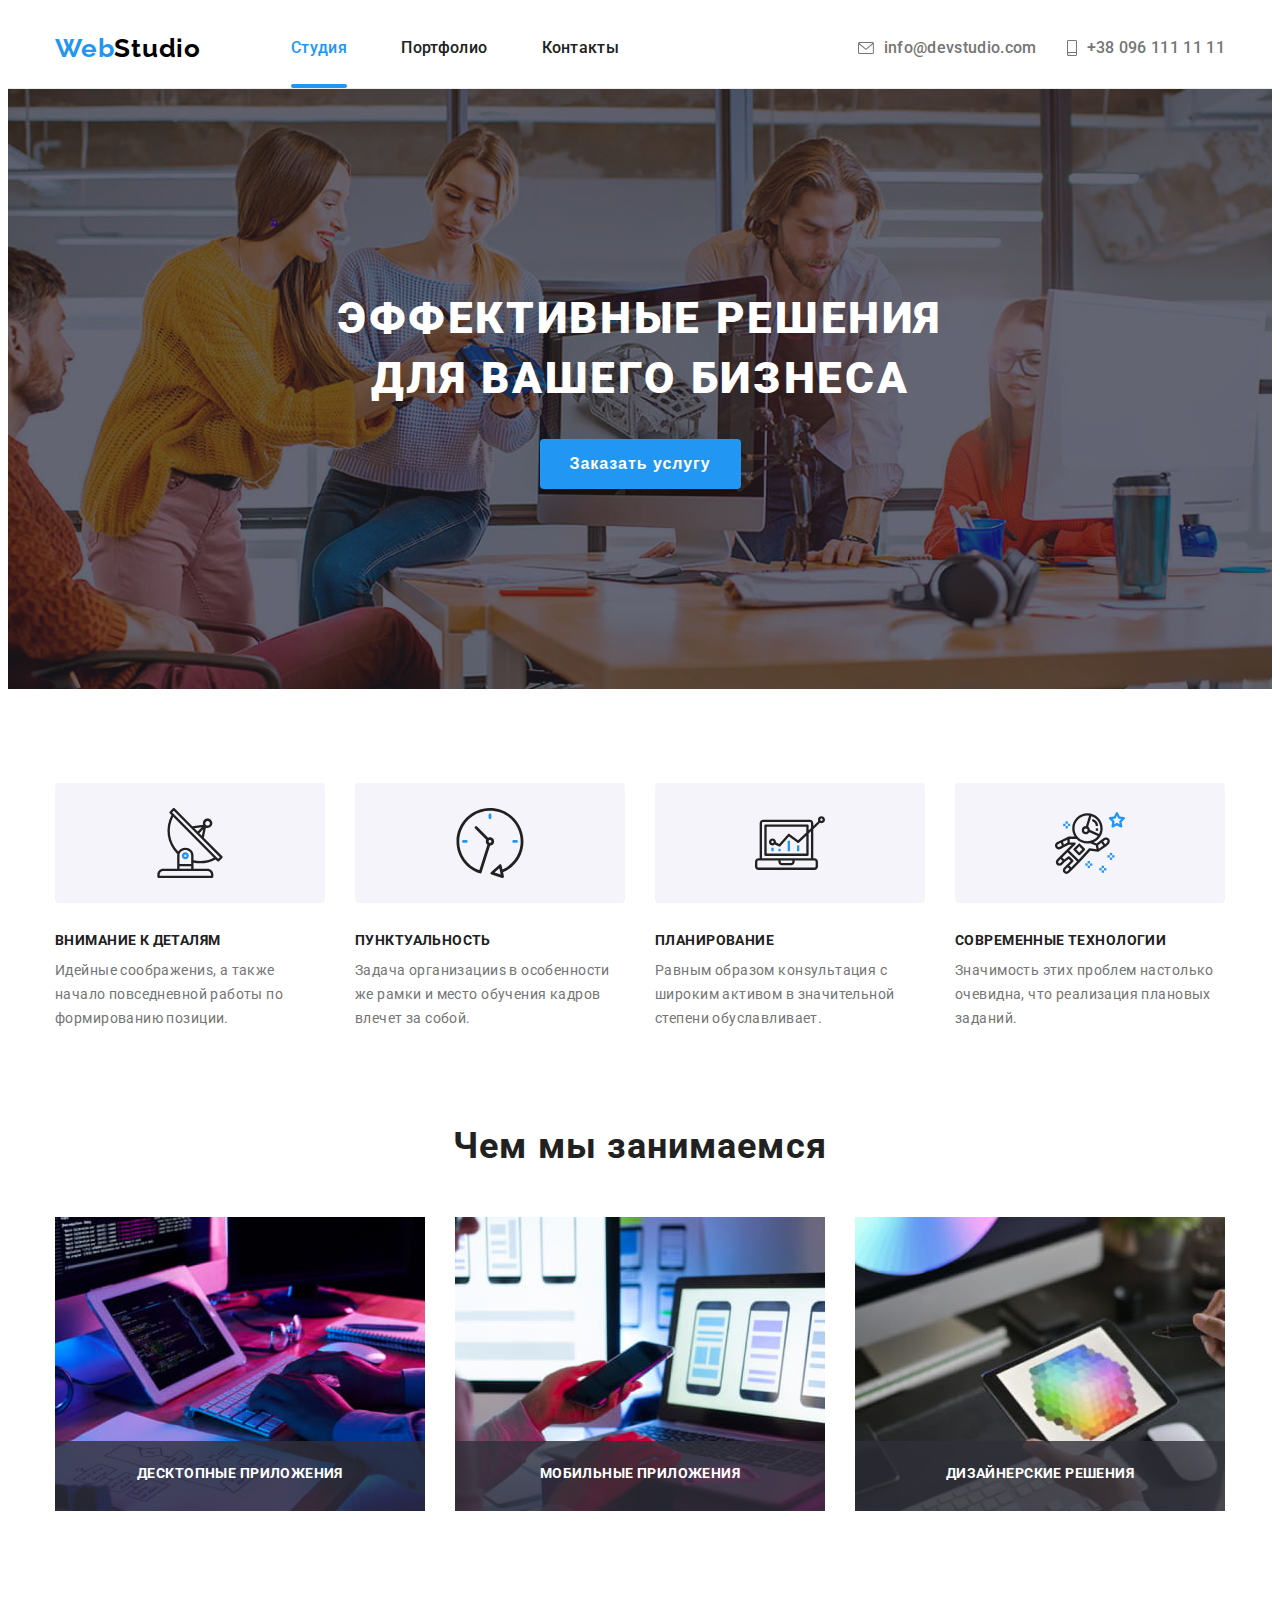
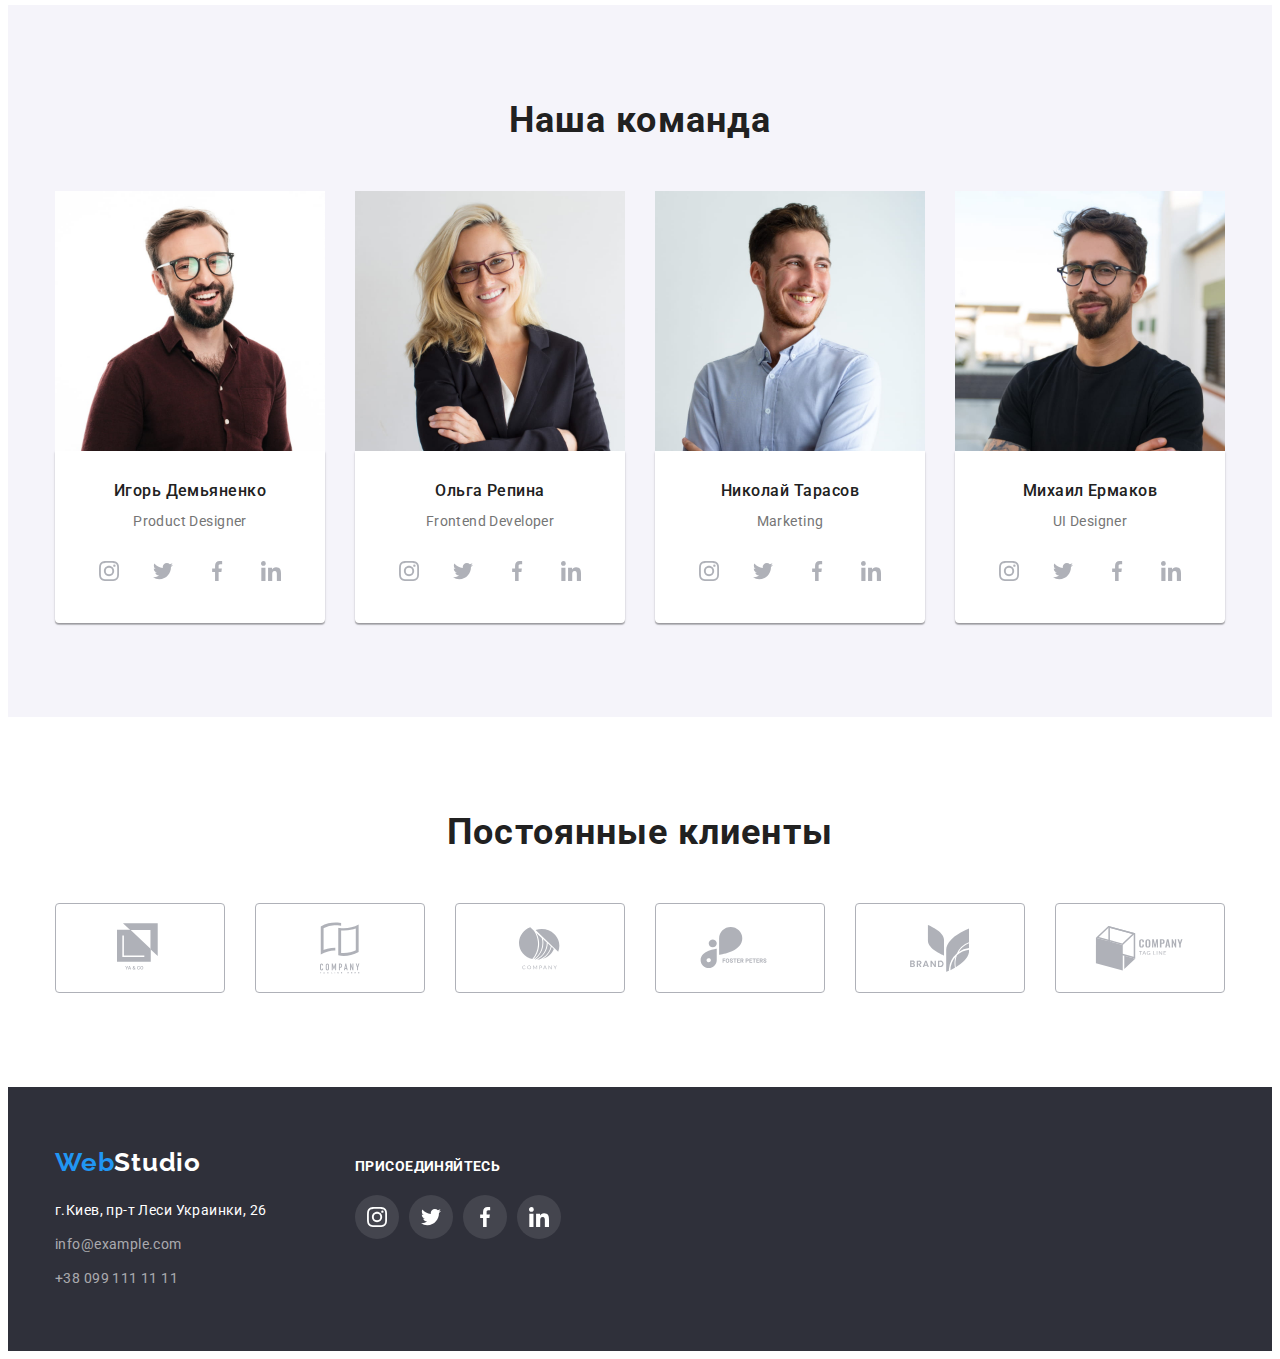
<file: index.html>
<!DOCTYPE html>
<html lang="ru">

<head>
  <meta charset="UTF-8" />
  <meta http-equiv="X-UA-Compatible" content="IE=edge" />
  <meta name="viewport" content="width=device-width, initial-scale=1.0" />
  <title>First hw</title>
  <link rel="preconnect" href="https://fonts.gstatic.com">
  <link href="https://fonts.googleapis.com/css2?family=Raleway:wght@700&family=Roboto:wght@400;500;700;900&display=swap"
    rel="stylesheet">
  <link rel="stylesheet" href="./css/styles.css">
</head>

<body>

  <header class="header-text">
    <div class="container main-container">
      <nav class="navigation">
        <a class="link main-site-name main-site-flex" lang="en" href=""><span
            class="main-site-subname">Web</span>Studio</a>
        <ul class="list">
          <li class="menu menu-item"><a class="link header-link current" href="./index.html">Студия</a></li>
          <li class="menu menu-item"><a class="link header-link" href="./portfolio.html">Портфолио</a></li>
          <li class="menu menu-item"><a class="link header-link" href="">Контакты</a></li>
        </ul>
      </nav>
      <ul class="list navigation-contact">
        <li class="navigation-item"><a class="link header-link" href="mailto:info@devstudio.com">
            <svg class="icon" width="16" , height="12">
              <use href="./images/sprite.svg#icon-envelope"></use>
            </svg>
            info@devstudio.com</a>
        </li>
        <li class="navigation-item"><a class="link header-link" href="tel:+380961111111">
            <svg class="icon" width="10" , height="16">
              <use href="./images/sprite.svg#icon-smartphone"></use>
            </svg>
            +38 096 111 11 11</a>
        </li>
      </ul>
    </div>
  </header>

  <main>

    <section class="hero">
      <div class="container hero-container">
        <h1 class="hero-text">Эффективные решения для вашего бизнеса</h1>
        <button class="hero-button" type="button" data-modal-open>Заказать услугу</button>
      </div>
    </section>

    <section class="our-advantages">
      <div class="container">
        <ul class="list grid">
          <li class="advantages-item adv-grid-item">
            <h3 class="title-heading sub-title-heading">Внимание к деталям</h3>
            <p class="adv-item-text">Идейные соображениs, а также начало повседневной работы по
              формированию позиции.</p>
          </li>
          <li class="advantages-item adv-grid-item">
            <h3 class="title-heading sub-title-heading">Пунктуальность</h3>
            <p class="adv-item-text">Задача организацииs в особенности же рамки и место обучения кадров
              влечет за собой.</p>
          </li>
          <li class="advantages-item adv-grid-item">
            <h3 class="title-heading sub-title-heading">Планирование</h3>
            <p class="adv-item-text">Равным образом конsультация с широким активом в значительной
              степени обуславливает.</p>
          </li>
          <li class="advantages-item adv-grid-item">
            <h3 class="title-heading sub-title-heading">Современные технологии</h3>
            <p class="adv-item-text">Значимость этих проблем настолько очевидна, что реализация
              плановых заданий.</p>
          </li>
        </ul>
      </div>
    </section>

    <section class="section-work">
      <div class="container">
        <h2 class="title-heading">Чем мы занимаемся</h2>
        <ul class="list grid">
          <li class="grid-work-item work-item">
            <div class="work-block">
              <img width="370" height="294" src="./images/our_work/img_1.jpg" alt="example what we do 1" />
              <p class="work-text">Десктопные приложения</p>
            </div>
          </li>
          <li class="grid-work-item work-item">
            <div class="work-block">
              <img width="370" height="294" src="./images/our_work/img_2.jpg" alt="example what we do 2" />
              <p class="work-text">Мобильные приложения</p>
            </div>
          </li>
          <li class="grid-work-item work-item">
            <div class="work-block">
              <img width="370" height="294" src="./images/our_work/img_3.jpg" alt="example what we do 3" />
              <p class="work-text">Дизайнерские решения</p>
            </div>
          </li>
        </ul>
      </div>
    </section>

    <section class="section-team">
      <div class="container">
        <h2 class="title-heading">Наша команда</h2>
        <ul class="list grid">
          <li class="team-item team-grid-item">
            <img class="team-img-item" width="270" height="260" src="./images/our_team/img_1.jpg"
              alt="Игорь Демьяненко Product Designer" />
            <div class="team-name">
              <h3 class="team-member-name">Игорь Демьяненко</h3>
              <p class="team-member-function" lang="en">Product Designer</p>
              <ul class="list social-icons">
                <li class="social-icons-item">
                  <a aria-label="Instagram" href="" class="social-icons-link" target="_blank"
                    rel="moopener norefferrer">
                    <svg class="icon" width="20" , height="20">
                      <use href="./images/sprite.svg#icon-instagram"></use>
                    </svg>
                  </a>
                </li>
                <li class="social-icons-item">
                  <a aria-label="Twitter" href="" class="social-icons-link" target="_blank" rel="moopener norefferrer">
                    <svg class="icon" width="20" , height="20">
                      <use href="./images/sprite.svg#icon-twitter"></use>
                    </svg>
                  </a>
                </li>
                <li class="social-icons-item">
                  <a aria-label="Facebook" href="" class="social-icons-link" target="_blank" rel="moopener norefferrer">
                    <svg class="icon" width="20" , height="20">
                      <use href="./images/sprite.svg#icon-facebook"></use>
                    </svg>
                  </a>
                </li>
                <li class="social-icons-item">
                  <a aria-label="LinkedIn" href="" class="social-icons-link" target="_blank" rel="moopener norefferrer">
                    <svg class="icon" width="20" , height="20">
                      <use href="./images/sprite.svg#icon-linkedin"></use>
                    </svg>
                  </a>
                </li>
              </ul>
            </div>
          </li>
          <li class="team-item team-grid-item">
            <img class="team-img-item" width="270" height="260" src="./images/our_team/img_2.jpg"
              alt="Ольга Репина Frontend Developer" />
            <div class="team-name">
              <h3 class="team-member-name">Ольга Репина</h3>
              <p class="team-member-function" lang="en">Frontend Developer</p>
              <ul class="list social-icons">
                <li class="social-icons-item">
                  <a aria-label="Instagram" href="" class="social-icons-link" target="_blank"
                    rel="moopener norefferrer">
                    <svg class="icon" width="20" , height="20">
                      <use href="./images/sprite.svg#icon-instagram"></use>
                    </svg>
                  </a>
                </li>
                <li class="social-icons-item">
                  <a aria-label="Twitter" href="" class="social-icons-link" target="_blank" rel="moopener norefferrer">
                    <svg class="icon" width="20" , height="20">
                      <use href="./images/sprite.svg#icon-twitter"></use>
                    </svg>
                  </a>
                </li>
                <li class="social-icons-item">
                  <a aria-label="Facebook" href="" class="social-icons-link" target="_blank" rel="moopener norefferrer">
                    <svg class="icon" width="20" , height="20">
                      <use href="./images/sprite.svg#icon-facebook"></use>
                    </svg>
                  </a>
                </li>
                <li class="social-icons-item">
                  <a aria-label="LinkedIn" href="" class="social-icons-link" target="_blank" rel="moopener norefferrer">
                    <svg class="icon" width="20" , height="20">
                      <use href="./images/sprite.svg#icon-linkedin"></use>
                    </svg>
                  </a>
                </li>
              </ul>
            </div>
          </li>
          <li class="team-item team-grid-item">
            <img class="team-img-item" width="270" height="260" src="./images/our_team/img_3.jpg"
              alt="Николай Тарасов Marketing" />
            <div class="team-name">
              <h3 class="team-member-name">Николай Тарасов</h3>
              <p class="team-member-function" lang="en">Marketing</p>
              <ul class="list social-icons">
                <li class="social-icons-item">
                  <a aria-label="Instagram" href="" class="social-icons-link" target="_blank"
                    rel="moopener norefferrer">
                    <svg class="icon" width="20" , height="20">
                      <use href="./images/sprite.svg#icon-instagram"></use>
                    </svg>
                  </a>
                </li>
                <li class="social-icons-item">
                  <a aria-label="Twitter" href="" class="social-icons-link" target="_blank" rel="moopener norefferrer">
                    <svg class="icon" width="20" , height="20">
                      <use href="./images/sprite.svg#icon-twitter"></use>
                    </svg>
                  </a>
                </li>
                <li class="social-icons-item">
                  <a aria-label="Facebook" href="" class="social-icons-link" target="_blank" rel="moopener norefferrer">
                    <svg class="icon" width="20" , height="20">
                      <use href="./images/sprite.svg#icon-facebook"></use>
                    </svg>
                  </a>
                </li>
                <li class="social-icons-item">
                  <a aria-label="LinkedIn" href="" class="social-icons-link" target="_blank" rel="moopener norefferrer">
                    <svg class="icon" width="20" , height="20">
                      <use href="./images/sprite.svg#icon-linkedin"></use>
                    </svg>
                  </a>
                </li>
              </ul>
            </div>
          </li>
          <li class="team-item team-grid-item">
            <img class="team-img-item" width="270" height="260" src="./images/our_team/img_4.jpg"
              alt="Михаил Ермаков UI Designer" />
            <div class="team-name">
              <h3 class="team-member-name">Михаил Ермаков</h3>
              <p class="team-member-function" lang="en">UI Designer</p>
              <ul class="list social-icons">
                <li class="social-icons-item">
                  <a aria-label="Instagram" href="" class="social-icons-link" target="_blank"
                    rel="moopener norefferrer">
                    <svg class="icon" width="20" , height="20">
                      <use href="./images/sprite.svg#icon-instagram"></use>
                    </svg>
                  </a>
                </li>
                <li class="social-icons-item">
                  <a aria-label="Twitter" href="" class="social-icons-link" target="_blank" rel="moopener norefferrer">
                    <svg class="icon" width="20" , height="20">
                      <use href="./images/sprite.svg#icon-twitter"></use>
                    </svg>
                  </a>
                </li>
                <li class="social-icons-item">
                  <a aria-label="Facebook" href="" class="social-icons-link" target="_blank" rel="moopener norefferrer">
                    <svg class="icon" width="20" , height="20">
                      <use href="./images/sprite.svg#icon-facebook"></use>
                    </svg>
                  </a>
                </li>
                <li class="social-icons-item">
                  <a aria-label="LinkedIn" href="" class="social-icons-link" target="_blank" rel="moopener norefferrer">
                    <svg class="icon" width="20" , height="20">
                      <use href="./images/sprite.svg#icon-linkedin"></use>
                    </svg>
                  </a>
                </li>
              </ul>
            </div>
          </li>
        </ul>
      </div>
    </section>

    <section class="section-customers">
      <div class="container">
        <h2 class="title-heading">Постоянные клиенты</h2>
        <ul class="list grid customers-list">
          <li class="customers-item">
            <a href="" class="customers-link">
              <svg class="icon" width=45 height=50>
                <use href="./images/sprite.svg#icon-logo-1"></use>
              </svg>
            </a>
          </li>
          <li class="customers-item">
            <a href="" class="customers-link">
              <svg class="icon" width=40 height=52>
                <use href="./images/sprite.svg#icon-logo-2"></use>
              </svg>
            </a>
          </li>
          <li class="customers-item">
            <a href="" class="customers-link">
              <svg class="icon" width=41 height=43>
                <use href="./images/sprite.svg#icon-logo-3"></use>
              </svg>
            </a>
          </li>
          <li class="customers-item">
            <a href="" class="customers-link">
              <svg class="icon" width=80 height=42>
                <use href="./images/sprite.svg#icon-logo-4"></use>
              </svg>
            </a>
          </li>
          <li class="customers-item">
            <a href="" class="customers-link">
              <svg class="icon" width=59 height=47>
                <use href="./images/sprite.svg#icon-logo-5"></use>
              </svg>
            </a>
          </li>
          <li class="customers-item">
            <a href="" class="customers-link">
              <svg class="icon" width=89 height=45>
                <use href="./images/sprite.svg#icon-logo-6"></use>
              </svg>
            </a>
          </li>
        </ul>
      </div>
    </section>
  </main>

  <footer class="footer footer-text-color">
    <div class="container footer-container">
      <div class="footer-contacts">
        <a class="link main-site-name-footer" lang="en" href=""><span class="main-site-subname">Web</span>Studio</a>
        <address class="flex-address">
          <ul class="list">
            <li class="footer-item">
              <a class="link footer-address-color" href="https://goo.gl/maps/DzhFfoEovejw2ryV9" target="_blank"
                rel="noopener noreferrer">г.Киев, пр-т Леси Украинки, 26</a>
            </li>
            <li class="footer-item"><a class="link footer-link" href="mailto:info@example.com">info@example.com</a></li>
            <li class="footer-item"><a class="link footer-link" href="tel:+380991111111">+38 099 111 11 11</a></li>
          </ul>
        </address>
      </div>
      <div class="footer-socials">
        <h2 class="footer-join-section">Присоединяйтесь</h2>
        <ul class="list social-icons">
          <li class="social-icons-item footer-social-icons">
            <a aria-label="Instagram" href="" class="social-icons-link" target="_blank" rel="moopener norefferrer">
              <svg class="icon" width="20" , height="20">
                <use href="./images/sprite.svg#icon-instagram"></use>
              </svg>
            </a>
          </li>
          <li class="social-icons-item footer-social-icons">
            <a aria-label="Twitter" href="" class="social-icons-link" target="_blank" rel="moopener norefferrer">
              <svg class="icon" width="20" , height="20">
                <use href="./images/sprite.svg#icon-twitter"></use>
              </svg>
            </a>
          </li>
          <li class="social-icons-item footer-social-icons">
            <a aria-label="Facebook" href="" class="social-icons-link" target="_blank" rel="moopener norefferrer">
              <svg class="icon" width="20" , height="20">
                <use href="./images/sprite.svg#icon-facebook"></use>
              </svg>
            </a>
          </li>
          <li class="social-icons-item footer-social-icons">
            <a aria-label="LinkedIn" href="" class="social-icons-link" target="_blank" rel="moopener norefferrer">
              <svg class="icon" width="20" , height="20">
                <use href="./images/sprite.svg#icon-linkedin"></use>
              </svg>
            </a>
          </li>
        </ul>
      </div>
    </div>
  </footer>

  <div class="backdrop is-hidden" data-modal>
    <div class="modal">
      <button class="button modal-btn-close" type="button" data-modal-close>
        <svg class="icon" width="11" , height="11">
          <use href="./images/sprite.svg#icon-modal-close"></use>
          <!-- <use href="./btn-close.svg#icon-modal-close"></use> -->
        </svg>
      </button>
    </div>
  </div>


  <!-- Java Scripts -->
  <script src="./js/modal.js"></script>

</body>

</html>
</file>
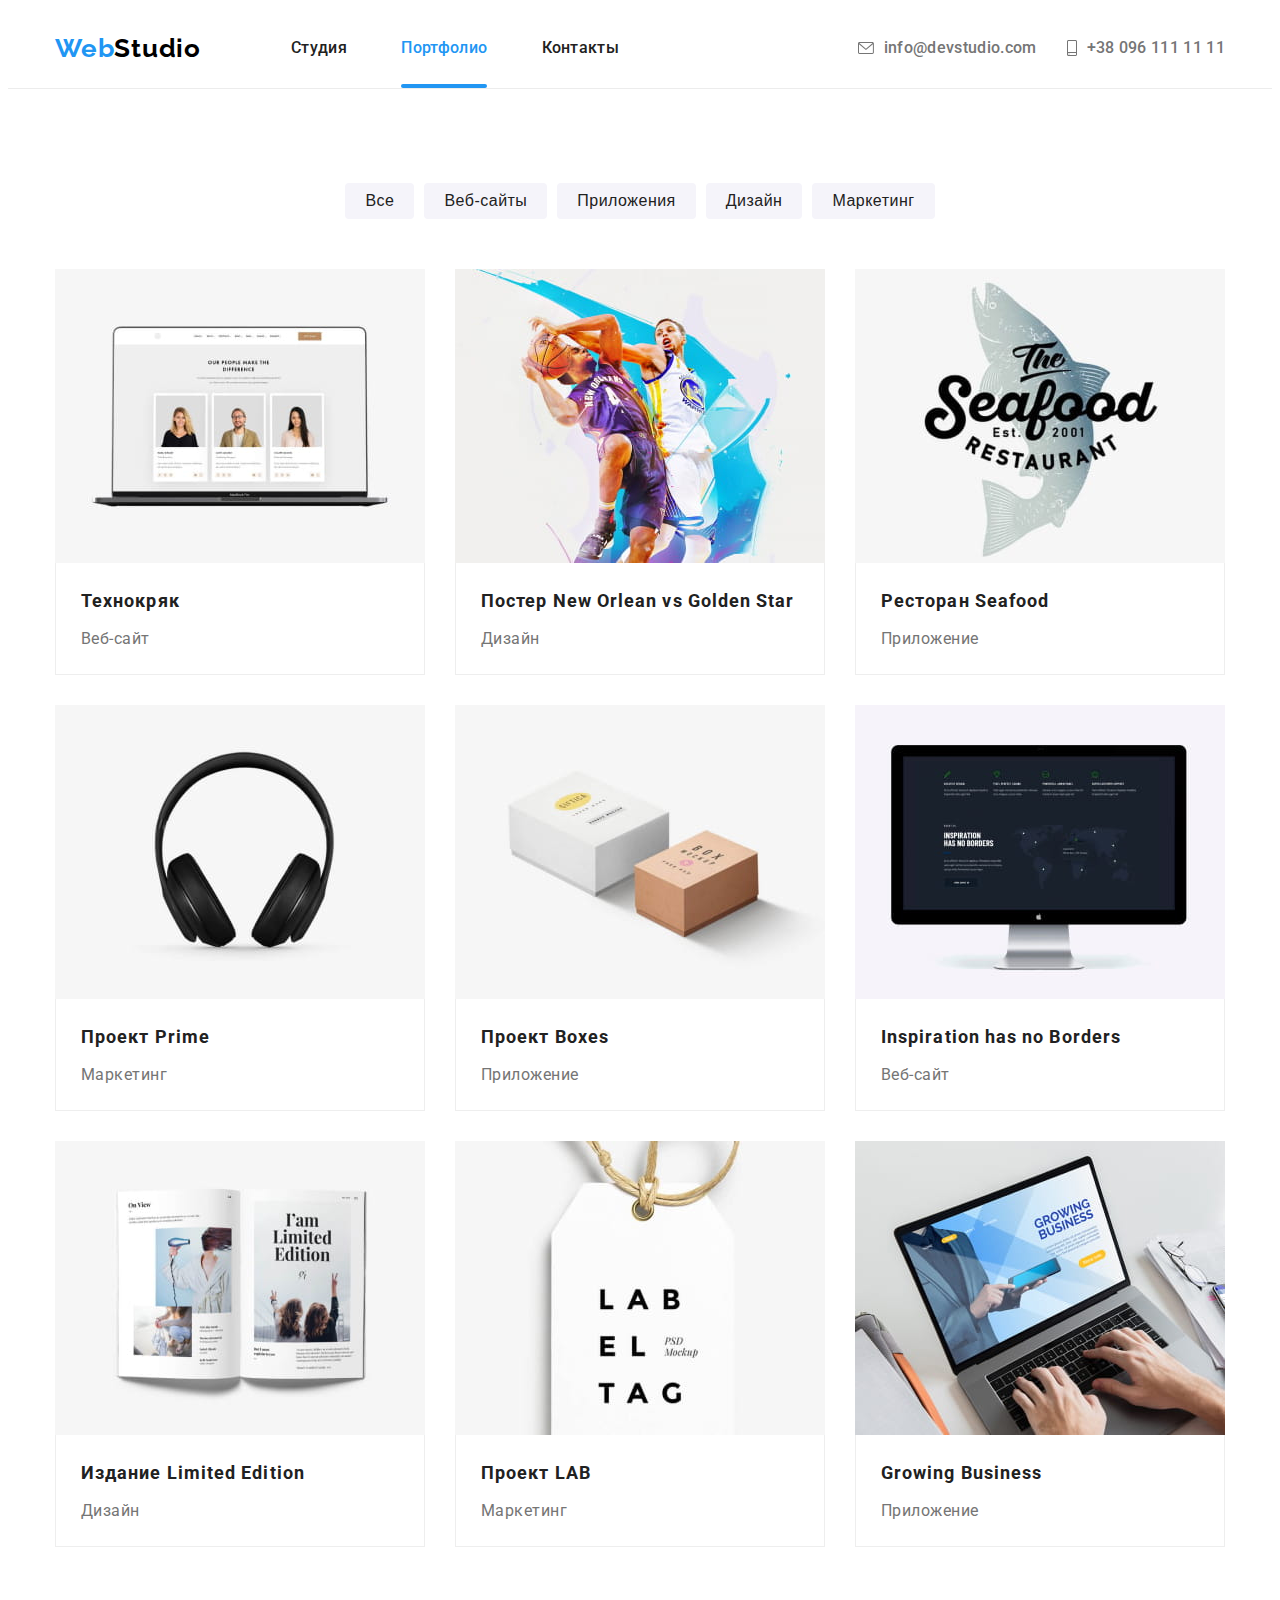
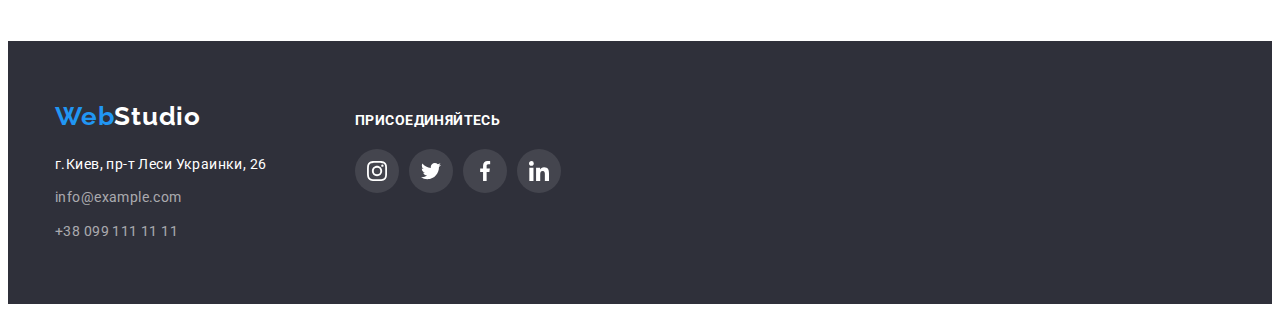
<file: portfolio.html>
<!DOCTYPE html>
<html lang="ru">

<head>
  <meta charset="UTF-8">
  <meta http-equiv="X-UA-Compatible" content="IE=edge">
  <meta name="viewport" content="width=device-width, initial-scale=1.0">
  <title>Portfolio</title>
  <link rel="preconnect" href="https://fonts.gstatic.com">
  <link href="https://fonts.googleapis.com/css2?family=Raleway:wght@700&family=Roboto:wght@400;500;700;900&display=swap"
    rel="stylesheet">
  <link rel="stylesheet" href="./css/styles.css">
</head>

<body>
  <header class="header-text">
    <div class="container main-container">
      <nav class="navigation">
        <a class="link main-site-name main-site-flex" lang="en" href=""><span
            class="main-site-subname">Web</span>Studio</a>
        <ul class="list">
          <li class="menu menu-item"><a class="link header-link" href="./index.html">Студия</a></li>
          <li class="menu menu-item"><a class="link header-link current" href="./portfolio.html">Портфолио</a></li>
          <li class="menu menu-item"><a class="link header-link" href="./trans.html">Контакты</a></li>
        </ul>
      </nav>
      <ul class="list navigation-contact">
        <li class="navigation-item"><a class="link header-link" href="mailto:info@devstudio.com">
            <svg class="icon" width="16" , height="12">
              <use href="./images/sprite.svg#icon-envelope"></use>
            </svg>
            info@devstudio.com</a>
        </li>
        <li class="navigation-item"><a class="link header-link" href="tel:+380961111111">
            <svg class="icon" width="10" , height="16">
              <use href="./images/sprite.svg#icon-smartphone"></use>
            </svg>
            +38 096 111 11 11</a>
        </li>
      </ul>
    </div>
  </header>

  <main>
    <section class="portfolio-section">
      <div class="container portfolio-container">
        <ul class="list grid portfolio-grid">
          <li class="portfolio-item"><button class="button" type="button">Все</button></li>
          <li class="portfolio-item"><button class="button" type="button">Веб-сайты</button></li>
          <li class="portfolio-item"><button class="button" type="button">Приложения</button></li>
          <li class="portfolio-item"><button class="button" type="button">Дизайн</button></li>
          <li class="portfolio-item"><button class="button" type="button">Маркетинг</button></li>
        </ul>
        <ul class="list grid">
          <li class="portfolio-item-example">
            <a class="link portfolio-link" href="">
              <div class="portfolio-example-box">
                <img width="370" height="294" src="./images/portfolio/portfolio_1.jpg" alt="portfolio image 1">
                <p class="portfolio-example-text">Технокряк это современная площадка распространения коронавируса.
                  Компании используют эту платформу для цифрового шпионажа и атак на защищённые сервера конкурентов.
                </p>
              </div>
              <div class="portfolio-item-description">
                <h2 class="link-title">Технокряк</h2>
                <p class="link-title-text">Веб-сайт</p>
              </div>
            </a>
          </li>
          <li class="portfolio-item-example">
            <a class="link portfolio-link" href="">
              <div class="portfolio-example-box">
                <img width="370" height="294" src="./images/portfolio/portfolio_2.jpg" alt="portfolio image 2">
                <p class="portfolio-example-text">Технокряк это современная площадка распространения коронавируса.
                  Компании используют эту платформу для цифрового шпионажа и атак на защищённые сервера конкурентов.</p>
              </div>
              <div class="portfolio-item-description">
                <h2 class="link-title">Постер New Orlean vs Golden Star</h2>
                <p class="link-title-text">Дизайн</p>
              </div>
            </a>
          </li>
          <li class="portfolio-item-example">
            <a class="link portfolio-link" href="">
              <div class="portfolio-example-box">
                <img width="370" height="294" src="./images/portfolio/portfolio_3.jpg" alt="portfolio image 3">
                <p class="portfolio-example-text">Технокряк это современная площадка распространения коронавируса.
                  Компании используют эту платформу для цифрового шпионажа и атак на защищённые сервера конкурентов.</p>
              </div>
              <div class="portfolio-item-description">
                <h2 class="link-title">Ресторан Seafood</h2>
                <p class="link-title-text">Приложение</p>
              </div>
            </a>
          </li>
          <li class="portfolio-item-example">
            <a class="link portfolio-link" href="">
              <div class="portfolio-example-box">
                <img width="370" height="294" src="./images/portfolio/portfolio_4.jpg" alt="portfolio image 4">
                <p class="portfolio-example-text">Технокряк это современная площадка распространения коронавируса.
                  Компании используют эту платформу для цифрового шпионажа и атак на защищённые сервера конкурентов.</p>
              </div>
              <div class="portfolio-item-description">
                <h2 class="link-title">Проект Prime</h2>
                <p class="link-title-text">Маркетинг</p>
              </div>
            </a>
          </li>
          <li class="portfolio-item-example">
            <a class="link portfolio-link" href="">
              <div class="portfolio-example-box">
                <img width="370" height="294" src="./images/portfolio/portfolio_5.jpg" alt="portfolio image 5">
                <p class="portfolio-example-text">Технокряк это современная площадка распространения коронавируса.
                  Компании используют эту платформу для цифрового шпионажа и атак на защищённые сервера конкурентов.</p>
              </div>
              <div class="portfolio-item-description">
                <h2 class="link-title">Проект Boxes</h2>
                <p class="link-title-text">Приложение</p>
              </div>
            </a>
          </li>
          <li class="portfolio-item-example">
            <a class="link portfolio-link" href="">
              <div class="portfolio-example-box">
                <img width="370" height="294" src="./images/portfolio/portfolio_6.jpg" alt="portfolio image 6">
                <p class="portfolio-example-text">Технокряк это современная площадка распространения коронавируса.
                  Компании используют эту платформу для цифрового шпионажа и атак на защищённые сервера конкурентов.</p>
              </div>
              <div class="portfolio-item-description">
                <h2 class="link-title">Inspiration has no Borders</h2>
                <p class="link-title-text">Веб-сайт</p>
              </div>
            </a>
          </li>
          <li class="portfolio-item-example">
            <a class="link portfolio-link" href="">
              <div class="portfolio-example-box">
                <img width="370" height="294" src="./images/portfolio/portfolio_7.jpg" alt="portfolio image 7">
                <p class="portfolio-example-text">Технокряк это современная площадка распространения коронавируса.
                  Компании используют эту платформу для цифрового шпионажа и атак на защищённые сервера конкурентов.</p>
              </div>
              <div class="portfolio-item-description">
                <h2 class="link-title">Издание Limited Edition</h2>
                <p class="link-title-text">Дизайн</p>
              </div>
            </a>
          </li>
          <li class="portfolio-item-example">
            <a class="link portfolio-link" href="">
              <div class="portfolio-example-box">
                <img width="370" height="294" src="./images/portfolio/portfolio_8.jpg" alt="portfolio image 8">
                <p class="portfolio-example-text">Технокряк это современная площадка распространения коронавируса.
                  Компании используют эту платформу для цифрового шпионажа и атак на защищённые сервера конкурентов.</p>
              </div>
              <div class="portfolio-item-description">
                <h2 class="link-title">Проект LAB</h2>
                <p class="link-title-text">Маркетинг</p>
              </div>
            </a>
          </li>
          <li class="portfolio-item-example">
            <a class="link portfolio-link" href="">
              <div class="portfolio-example-box">
                <img width="370" height="294" src="./images/portfolio/portfolio_9.jpg" alt="portfolio image 9">
                <p class="portfolio-example-text">Технокряк это современная площадка распространения коронавируса.
                  Компании используют эту платформу для цифрового шпионажа и атак на защищённые сервера конкурентов.</p>
              </div>
              <div class="portfolio-item-description">
                <h2 class="link-title">Growing Business</h2>
                <p class="link-title-text">Приложение</p>
              </div>
            </a>
          </li>
        </ul>
      </div>
    </section>
  </main>

  <footer class="footer footer-text-color">
    <div class="container footer-container">
      <div class="footer-contacts">
        <a class="link main-site-name-footer" lang="en" href=""><span class="main-site-subname">Web</span>Studio</a>
        <address class="flex-address">
          <ul class="list">
            <li class="footer-item">
              <a class="link footer-address-color" href="https://goo.gl/maps/DzhFfoEovejw2ryV9" target="_blank"
                rel="noopener noreferrer">г.Киев, пр-т Леси Украинки, 26</a>
            </li>
            <li class="footer-item"><a class="link footer-link" href="mailto:info@example.com">info@example.com</a></li>
            <li class="footer-item"><a class="link footer-link" href="tel:+380991111111">+38 099 111 11 11</a></li>
          </ul>
        </address>
      </div>
      <div class="footer-socials">
        <h2 class="footer-join-section">Присоединяйтесь</h2>
        <ul class="list social-icons">
          <li class="social-icons-item footer-social-icons">
            <a aria-label="Instagram" href="" class="social-icons-link" target="_blank" rel="moopener norefferrer">
              <svg class="icon" width="20" , height="20">
                <use href="./images/sprite.svg#icon-instagram"></use>
              </svg>
            </a>
          </li>
          <li class="social-icons-item footer-social-icons">
            <a aria-label="Twitter" href="" class="social-icons-link" target="_blank" rel="moopener norefferrer">
              <svg class="icon" width="20" , height="20">
                <use href="./images/sprite.svg#icon-twitter"></use>
              </svg>
            </a>
          </li>
          <li class="social-icons-item footer-social-icons">
            <a aria-label="Facebook" href="" class="social-icons-link" target="_blank" rel="moopener norefferrer">
              <svg class="icon" width="20" , height="20">
                <use href="./images/sprite.svg#icon-facebook"></use>
              </svg>
            </a>
          </li>
          <li class="social-icons-item footer-social-icons">
            <a aria-label="LinkedIn" href="" class="social-icons-link" target="_blank" rel="moopener norefferrer">
              <svg class="icon" width="20" , height="20">
                <use href="./images/sprite.svg#icon-linkedin"></use>
              </svg>
            </a>
          </li>
        </ul>
      </div>
    </div>
  </footer>
</body>

</html>
</file>
<file: css/styles.css>
:root {
  /* colors */
  --main-text-color: #757575;
  --title-color: #212121;
  --footer-bg-color: #2f303a;
  --accent-color: #2196f3;
  --pure-white-color: #ffffff;
  --team-bg-color: #f5f4fa;
  --footer-text-color: rgba(255, 255, 255, 0.6);
  --img-shadow-color: #000000;
  --portfolio-img-border-color: #eeeeee;
  --social-icons-color: #afb1b8;
  --modal-bg-color: rgba(0, 0, 0, 0.2);
  /* variables */
  --grid-item: 3;
  --transition-function: cubic-bezier(0.4, 0, 0.2, 1);
  --transition-time: 2500ms;
}

html {
  box-sizing: border-box;
}

*,
*::before,
*::after {
  box-sizing: inherit;
}

h1,
h2,
h3,
h4,
h5,
h6,
p {
  margin-top: 0;
}

ul {
  padding: 0;
}

img {
  display: block;
  max-width: 100%;
  height: auto;
}

body {
  font-family: "Roboto", sans-serif;
  font-size: 14px;
  font-weight: 400;
  line-height: 1.71;
  letter-spacing: 0.03em;
  color: var(--main-text-color);
}

.visually-hidden {
  position: absolute !important;
  clip: rect(1px 1px 1px 1px);
  clip: rect(1px, 1px, 1px, 1px);
  padding: 0 !important;
  border: 0 !important;
  height: 1px !important;
  width: 1px !important;
  overflow: hidden;
}

.header-text {
  font-family: "Roboto", sans-serif;
  font-style: normal;
  font-weight: 500;
  font-size: 16px;
  line-height: 1.14;
  letter-spacing: 0.02em;
  color: var(--title-color);

  border-bottom: 1px solid #ececec;
}

address {
  font-style: normal;
}

.link {
  text-decoration: none;
  color: inherit;
  transition: color var(--transition-time) var(--transition-function),
    fill var(--transition-time) var(--transition-function);
}

.navigation .menu-item {
  position: relative;
}

.current {
  color: var(--accent-color);
}

.current::after {
  content: "";
  position: absolute;
  width: 100%;
  border-bottom: 4px solid var(--accent-color);
  border-radius: 2px;
  bottom: -1px;
}

.link:hover,
.link:focus {
  color: var(--accent-color);
}

.list {
  list-style: none;
  margin: 0;
}

.button {
  font-weight: 500;
  font-size: 16px;
  line-height: 1.62;
  text-align: center;
  letter-spacing: 0.03em;
  color: var(--title-color);
  background: var(--team-bg-color);
  border-radius: 4px;
  border-width: 0;
  cursor: pointer;
  padding: 5px 20px;

  transition: fill var(--transition-time) var(--transition-function),
    background-color var(--transition-time) var(--transition-function);
}

.button:hover,
.button:focus {
  color: var(--pure-white-color);
  background-color: var(--accent-color);
}

.container {
  width: 1200px;
  padding-right: 15px;
  padding-left: 15px;
  margin-right: auto;
  margin-left: auto;
}

.main-site-flex {
  display: flex;
  margin-right: 90px;
}

.header-link {
  padding: 30px 0;
  display: flex;
  align-items: center;
}

.header-link:hover .icon,
.header-link:focus .icon {
  fill: var(--accent-color);
}

.hero {
  background-color: var(--footer-bg-color);
  margin-left: auto;
  margin-right: auto;
  height: 600px;
  max-width: 1600px;
  background: linear-gradient(
      180deg,
      rgba(47, 48, 58, 0.4),
      rgba(47, 48, 58, 0.4)
    ),
    url(../images/hero/hero-bg-img.jpg);
  background-repeat: no-repeat;
  background-size: cover;
  background-position: center;
}

.hero-container {
  padding: 200px 0;
  text-align: center;
}

.hero-button {
  font-weight: 700;
  font-size: 16px;
  line-height: 1.87;
  letter-spacing: 0.06em;
  padding: 10px 30px;
  color: var(--pure-white-color);
  background-color: var(--accent-color);
  cursor: pointer;
  box-shadow: 0px 4px 4px rgba(0, 0, 0, 0.15);
  border-radius: 4px;
  border-width: 0;
}

.hero-text {
  font-weight: 900;
  font-size: 44px;
  line-height: 1.36;
  text-align: center;
  letter-spacing: 0.06em;
  text-transform: uppercase;
  color: var(--pure-white-color);

  max-width: 700px;
  margin: auto;
  margin-bottom: 30px;
}

.main-site-name,
.main-site-name-footer {
  font-family: Raleway;
  font-weight: 700;
  font-size: 26px;
  line-height: 1.19;
  letter-spacing: 0.03em;
  color: #000000;
}

.main-site-subname {
  color: var(--accent-color);
}
.title-heading {
  font-weight: 700;
  font-size: 36px;
  line-height: 1.17;
  text-align: center;
  letter-spacing: 0.03em;
  color: var(--title-color);

  margin-bottom: 50px;
}

.sub-title-heading {
  font-size: 14px;
  line-height: 1.14;
  text-transform: uppercase;
  text-align: left;
  margin-bottom: 10px;
}

.grid {
  display: flex;
  flex-wrap: wrap;
  margin-left: -30px;
  margin-top: -30px;
  text-align: center;
}

/* Navigation section */
.main-container {
  display: flex;
  align-items: center;
  margin-left: auto;
  min-height: 80px;
}

.navigation {
  display: flex;
  align-items: center;
  margin-right: auto;
}

.navigation-contact {
  display: flex;
  align-items: center;
  justify-content: center;
  color: var(--main-text-color);
}

.navigation-item .icon {
  fill: var(--main-text-color);
  margin-right: 10px;
  transition: fill var(--transition-time) var(--transition-function);
}

.navigation-item:first-child {
  margin-right: 30px;
}

.navigation-item {
  display: flex;
  align-items: center;
}

.menu {
  display: inline-flex;
}

.menu-item:not(:last-child) {
  margin-right: 50px;
}

/* Our advantages section */
.our-advantages {
  padding-top: 94px;
}

.advantages-item {
  flex-basis: calc((100% - 30px * var(--grid-item)) / var(--grid-item));
  margin-left: 30px;
  margin-top: 30px;
}

.adv-grid-item {
  text-align: center;
  --grid-item: 4;
}

.adv-grid-item::before {
  margin-bottom: 30px;
  content: "";
  display: block;
  background-repeat: no-repeat;
  background-position: 50% 50%;
  width: 270px;
  height: 120px;
  background-color: var(--team-bg-color);
  border-radius: 4px;
}

.adv-grid-item:nth-of-type(1)::before {
  background-image: url("data:image/svg+xml;charset=UTF-8,%3csvg width='70' height='70' viewBox='0 0 70 70' fill='none' xmlns='http://www.w3.org/2000/svg'%3e%3cpath d='M67.3163 48.3385L48.8468 29.7337L50.8966 19.6373C51.4256 19.8438 51.9879 19.9517 52.5556 19.9558H52.5696C55.1777 19.9866 57.3169 17.8974 57.3479 15.2893C57.3788 12.6812 55.2894 10.542 52.6813 10.5111C50.0732 10.4803 47.934 12.5695 47.9031 15.1776C47.8965 15.7357 47.9888 16.2905 48.176 16.8163L37.326 18.1405L19.6276 0.35C19.4105 0.128479 19.1141 0.00247917 18.804 0C18.4977 0.00160417 18.2044 0.123521 17.9873 0.3395L14.6786 3.6295C14.2232 4.08508 14.2232 4.82358 14.6786 5.27917L16.459 7.08517C9.56162 19.7681 11.8019 35.4741 21.9703 45.7228C22.0636 45.8121 22.1718 45.8843 22.29 45.9363C22.2165 46.3311 22.1781 46.7317 22.1756 47.1333V60.6667H8.17562C4.95562 60.6705 2.34608 63.28 2.34229 66.5V68.8333C2.34229 69.4776 2.86466 70 3.50895 70H57.1756C57.8199 70 58.3423 69.4776 58.3423 68.8333V66.5C58.3385 63.28 55.729 60.6705 52.509 60.6667H38.509V54.6688C40.7021 55.1288 42.9367 55.3633 45.1776 55.3688C50.5548 55.363 55.8464 54.0225 60.5776 51.4675L62.3673 53.2677C62.5844 53.4892 62.8808 53.6152 63.191 53.6177C63.4972 53.6161 63.7905 53.4941 64.0076 53.2782L67.3163 49.9882C67.7717 49.5326 67.7717 48.7941 67.3163 48.3385ZM50.9246 13.6348C51.8383 12.726 53.3157 12.7301 54.2244 13.6437C55.1332 14.5574 55.1291 16.0348 54.2155 16.9435C53.7781 17.3785 53.1864 17.6226 52.5695 17.6225H52.5625C51.2739 17.6158 50.2345 16.5658 50.2412 15.2771C50.2445 14.6602 50.4918 14.0699 50.9291 13.6348H50.9246ZM48.1783 21.301L46.8693 27.7445L44.298 25.158L48.1783 21.301ZM46.853 19.3282L42.653 23.5037L39.4038 20.237L46.853 19.3282ZM52.509 63C54.442 63 56.009 64.567 56.009 66.5V67.6667H4.67562V66.5C4.67562 64.567 6.2426 63 8.17562 63H52.509ZM36.1756 58.3333V60.6667H24.509V58.3333H36.1756ZM24.509 56V47.1333C24.509 44.303 27.1258 42 30.3423 42C33.5588 42 36.1756 44.303 36.1756 47.1333V56H24.509ZM38.509 52.29V47.1333C38.509 43.0162 34.8456 39.6667 30.3423 39.6667C27.4306 39.622 24.7079 41.1041 23.165 43.5738C14.2887 34.2249 12.2899 20.2875 18.1805 8.82073L58.872 49.7455C52.5886 52.9419 45.3857 53.8418 38.509 52.29ZM63.2038 50.7943L61.56 49.1412L18.7923 6.11567L17.1415 4.46133L18.7923 2.81633L36.15 20.272C36.1581 20.272 36.1628 20.2872 36.171 20.293L64.8593 49.1493L63.2038 50.7943Z' fill='%23212121'/%3e%3cpath d='M30.3528 44.3333H30.3423C28.4093 44.3304 26.84 45.895 26.837 47.8281C26.8341 49.7611 28.3988 51.3304 30.3318 51.3333H30.3423C32.2753 51.3362 33.8446 49.7716 33.8475 47.8386C33.8505 45.9055 32.2858 44.3362 30.3528 44.3333ZM31.1695 48.6605C30.9498 48.8789 30.6522 49.0012 30.3423 49C29.698 48.9966 29.1784 48.4716 29.1817 47.8273C29.1834 47.5189 29.307 47.2237 29.5256 47.0062C29.7428 46.7902 30.036 46.6683 30.3423 46.6667C30.9866 46.67 31.5062 47.195 31.5028 47.8393C31.5012 48.1477 31.3776 48.4429 31.159 48.6605H31.1695Z' fill='%232196F3'/%3e%3c/svg%3e");
}

.adv-grid-item:nth-of-type(2)::before {
  background-image: url("data:image/svg+xml;charset=UTF-8,%3csvg width='70' height='70' viewBox='0 0 70 70' fill='none' xmlns='http://www.w3.org/2000/svg'%3e%3cg clip-path='url(%23clip0)'%3e%3cpath d='M68.4614 33.4715C68.4576 14.9819 53.4656 -0.00373771 34.9754 6.99302e-07C16.4858 0.00373911 1.50017 14.9963 1.50391 33.4859C1.50711 48.0502 10.9252 60.9413 24.7995 65.3713C24.9319 65.413 25.0697 65.4343 25.2081 65.4338C25.4719 65.4333 25.7304 65.3628 25.9573 65.2287C26.2527 65.0541 26.4732 64.7764 26.5768 64.449L35.0315 37.6521C37.3429 37.6404 39.2068 35.7568 39.1945 33.4459C39.1827 31.1345 37.2997 29.2706 34.9883 29.2824C34.3666 29.285 33.753 29.4282 33.1944 29.7011L22.0251 18.5302C21.4707 17.9951 20.5879 18.0106 20.0528 18.5644C19.5305 19.1054 19.5305 19.962 20.0528 20.503L31.2162 31.6792C30.3596 33.4277 30.8493 35.5383 32.3895 36.7303L24.3338 62.2647C8.41354 56.4002 0.261689 38.7405 6.12618 22.8203C11.9907 6.90002 29.6503 -1.25183 45.5706 4.61266C61.4909 10.4771 69.6427 28.1374 63.7782 44.0571C60.913 51.8351 55.0261 58.1252 47.4548 61.4989L46.5842 57.3989C46.4251 56.6454 45.6844 56.1636 44.9308 56.3233C44.6931 56.3741 44.4726 56.4857 44.291 56.6475L35.8978 64.1409C35.322 64.653 35.2708 65.5347 35.7835 66.1105C35.9501 66.2974 36.1637 66.4362 36.403 66.5126L47.1188 69.9327C47.8521 70.1682 48.6377 69.765 48.8732 69.0312C48.948 68.7994 48.9603 68.5527 48.9101 68.3145L48.0545 64.2915C60.4452 59.0678 68.4902 46.918 68.4614 33.4715ZM34.9829 32.0766C35.753 32.0766 36.3779 32.7014 36.3779 33.4715C36.3779 34.2422 35.753 34.8665 34.9829 34.8665C34.2123 34.8665 33.588 34.2422 33.588 33.4715C33.588 32.7014 34.2123 32.0766 34.9829 32.0766ZM39.5774 64.5916L44.3551 60.3298L45.6737 66.543L39.5774 64.5916Z' fill='%23212121'/%3e%3cpath d='M33.5879 6.96729V9.7572C33.5879 10.5278 34.2122 11.1522 34.9828 11.1522C35.753 11.1522 36.3778 10.5278 36.3778 9.7572V6.96729C36.3778 6.19717 35.753 5.57233 34.9828 5.57233C34.2122 5.57233 33.5879 6.19717 33.5879 6.96729Z' fill='%232196F3'/%3e%3cpath d='M8.4787 32.0765C7.70805 32.0765 7.08374 32.7014 7.08374 33.4715C7.08374 34.2421 7.70805 34.8665 8.4787 34.8665H11.2686C12.0393 34.8665 12.6636 34.2421 12.6636 33.4715C12.6636 32.7014 12.0393 32.0765 11.2686 32.0765H8.4787Z' fill='%232196F3'/%3e%3cpath d='M61.4866 34.8665C62.2572 34.8665 62.8815 34.2421 62.8815 33.4715C62.8815 32.7014 62.2572 32.0765 61.4866 32.0765H58.6967C57.9265 32.0765 57.3017 32.7014 57.3017 33.4715C57.3017 34.2421 57.9265 34.8665 58.6967 34.8665H61.4866Z' fill='%232196F3'/%3e%3c/g%3e%3cdefs%3e%3cclipPath id='clip0'%3e%3crect width='70' height='70' fill='white'/%3e%3c/clipPath%3e%3c/defs%3e%3c/svg%3e");
}
.adv-grid-item:nth-of-type(3)::before {
  background-image: url("data:image/svg+xml;charset=UTF-8,%3csvg width='70' height='70' viewBox='0 0 70 70' fill='none' xmlns='http://www.w3.org/2000/svg'%3e%3cg clip-path='url(%23clip0)'%3e%3cpath d='M32.6496 32.7351H34.9817V43.2296H32.6496V32.7351Z' fill='%232196F3'/%3e%3cpath d='M41.978 37.3993H44.3101V43.2296H41.978V37.3993Z' fill='%232196F3'/%3e%3cpath d='M23.3211 40.8975H25.6532V43.2296H23.3211V40.8975Z' fill='%232196F3'/%3e%3cpath d='M16.3248 39.7314H18.6569V43.2295H16.3248V39.7314Z' fill='%232196F3'/%3e%3cpath d='M3.49817 61.8865H59.4689C61.4007 61.8865 62.967 60.3202 62.967 58.3883V53.7241C62.967 51.7923 61.4007 50.2259 59.4689 50.2259H58.3028V21.1469L64.9262 14.8725C66.4635 15.6303 68.3242 15.1702 69.3302 13.7816C70.3369 12.3935 70.1957 10.4821 68.9966 9.25684C67.7975 8.03157 65.8901 7.8488 64.4798 8.82412C63.0701 9.80001 62.569 11.6499 63.2933 13.2037L58.3028 17.9345V15.2443C58.3028 13.3124 56.7365 11.7461 54.8046 11.7461H8.16239C6.23054 11.7461 4.66422 13.3124 4.66422 15.2443V50.2259H3.49817C1.56632 50.2259 0 51.7923 0 53.7241V58.3883C0 60.3202 1.56632 61.8865 3.49817 61.8865ZM66.4652 10.58C67.1091 10.58 67.6312 11.1021 67.6312 11.7461C67.6312 12.39 67.1091 12.9121 66.4652 12.9121C65.8212 12.9121 65.2991 12.39 65.2991 11.7461C65.2991 11.1021 65.8212 10.58 66.4652 10.58ZM6.99634 15.2443C6.99634 14.6003 7.51844 14.0782 8.16239 14.0782H54.8046C55.4486 14.0782 55.9707 14.6003 55.9707 15.2443V20.1414L53.6386 22.3573V17.5764C53.6386 16.9324 53.1165 16.4103 52.4725 16.4103H10.4945C9.85055 16.4103 9.32845 16.9324 9.32845 17.5764V46.7278C9.32845 47.3717 9.85055 47.8938 10.4945 47.8938H52.4725C53.1165 47.8938 53.6386 47.3717 53.6386 46.7278V25.5651L55.9707 23.3554V50.2259H6.99634V15.2443ZM17.4908 30.403C15.9131 30.3984 14.5279 31.4495 14.1083 32.9703C13.6886 34.491 14.3383 36.104 15.6951 36.9091C17.0513 37.7142 18.7793 37.5121 19.9129 36.4149L23.9662 38.4487C24.4371 38.6844 25.0081 38.5739 25.3583 38.1805L33.9745 28.4871L42.4443 34.8338C42.8987 35.1743 43.5329 35.1378 43.9452 34.7478L51.3065 27.7748V45.5617H11.6606V18.7424H51.3065V24.5619L43.0564 32.3747L34.5154 25.9716C34.0303 25.6084 33.3476 25.6767 32.9445 26.1294L24.2099 35.9571L20.9446 34.3242C20.9685 34.1841 20.9833 34.0429 20.989 33.9012C20.989 31.9693 19.4227 30.403 17.4908 30.403ZM18.6569 33.9012C18.6569 34.5451 18.1348 35.0672 17.4908 35.0672C16.8469 35.0672 16.3248 34.5451 16.3248 33.9012C16.3248 33.2572 16.8469 32.7351 17.4908 32.7351C18.1348 32.7351 18.6569 33.2572 18.6569 33.9012ZM25.6532 52.5581H37.3138V53.7241C37.3138 54.3681 36.7917 54.8902 36.1477 54.8902H26.8193C26.1753 54.8902 25.6532 54.3681 25.6532 53.7241V52.5581ZM2.33211 53.7241C2.33211 53.0802 2.85422 52.5581 3.49817 52.5581H23.3211V53.7241C23.3211 55.656 24.8874 57.2223 26.8193 57.2223H36.1477C38.0796 57.2223 39.6459 55.656 39.6459 53.7241V52.5581H59.4689C60.1128 52.5581 60.6349 53.0802 60.6349 53.7241V58.3883C60.6349 59.0323 60.1128 59.5544 59.4689 59.5544H3.49817C2.85422 59.5544 2.33211 59.0323 2.33211 58.3883V53.7241Z' fill='%23212121'/%3e%3c/g%3e%3cdefs%3e%3cclipPath id='clip0'%3e%3crect width='70' height='70' fill='white'/%3e%3c/clipPath%3e%3c/defs%3e%3c/svg%3e");
}

.adv-grid-item:nth-of-type(4)::before {
  background-image: url("data:image/svg+xml;charset=UTF-8,%3csvg width='70' height='70' viewBox='0 0 70 70' fill='none' xmlns='http://www.w3.org/2000/svg'%3e%3cpath d='M69.9433 9.89637C69.8056 9.47513 69.4416 9.16724 69.0018 9.10298L64.8228 8.49512L62.9526 4.70809C62.5606 3.91005 61.2527 3.91005 60.8608 4.70809L58.9906 8.49512L54.8114 9.10312C54.3716 9.16724 54.0076 9.47418 53.8687 9.89651C53.7323 10.3188 53.8453 10.7831 54.1639 11.0924L57.1891 14.0407L56.4752 18.2034C56.4005 18.6409 56.5802 19.0831 56.9384 19.3445C57.3012 19.6082 57.7748 19.6407 58.168 19.4331L61.9061 17.4672L65.6442 19.4331C65.8146 19.5229 66.0024 19.5672 66.1879 19.5672C66.4294 19.5672 66.671 19.4925 66.874 19.3443C67.2333 19.0831 67.413 18.6408 67.3372 18.2033L66.6233 14.0405L69.6485 11.0923C69.9654 10.7819 70.0798 10.3187 69.9433 9.89637ZM64.5556 12.7991C64.2815 13.0662 64.1555 13.4536 64.2208 13.8316L64.6385 16.2688L62.4499 15.1184C62.2795 15.0286 62.0929 14.9843 61.9061 14.9843C61.7195 14.9843 61.534 15.0286 61.3624 15.1184L59.1736 16.2688L59.5913 13.8316C59.6567 13.4536 59.5306 13.0675 59.2565 12.7991L57.4843 11.0724L59.932 10.7166C60.3124 10.6617 60.6402 10.4226 60.8106 10.0783L61.9049 7.86169L62.9992 10.0783C63.1696 10.4225 63.4974 10.6617 63.8778 10.7166L66.3255 11.0724L64.5556 12.7991Z' fill='%232196F3'/%3e%3cpath d='M57.167 44.8923H54.8336V47.2257H57.167V44.8923Z' fill='%232196F3'/%3e%3cpath d='M57.167 49.5591H54.8336V51.8925H57.167V49.5591Z' fill='%232196F3'/%3e%3cpath d='M59.5004 47.2257H57.167V49.5591H59.5004V47.2257Z' fill='%232196F3'/%3e%3cpath d='M54.8337 47.2257H52.5003V49.5591H54.8337V47.2257Z' fill='%232196F3'/%3e%3cpath d='M49.0002 57.7259H46.6668V60.0593H49.0002V57.7259Z' fill='%232196F3'/%3e%3cpath d='M49.0002 62.3926H46.6668V64.726H49.0002V62.3926Z' fill='%232196F3'/%3e%3cpath d='M51.3337 60.0593H49.0002V62.3927H51.3337V60.0593Z' fill='%232196F3'/%3e%3cpath d='M46.6668 60.0593H44.3334V62.3927H46.6668V60.0593Z' fill='%232196F3'/%3e%3cpath d='M35 53.0592H32.6666V55.3926H35V53.0592Z' fill='%232196F3'/%3e%3cpath d='M35 57.7259H32.6666V60.0593H35V57.7259Z' fill='%232196F3'/%3e%3cpath d='M37.3334 55.3925H35V57.7259H37.3334V55.3925Z' fill='%232196F3'/%3e%3cpath d='M32.6666 55.3925H30.3332V57.7259H32.6666V55.3925Z' fill='%232196F3'/%3e%3cpath d='M12.833 13.3918H10.4996V15.7252H12.833V13.3918Z' fill='%232196F3'/%3e%3cpath d='M12.833 18.0587H10.4996V20.3921H12.833V18.0587Z' fill='%232196F3'/%3e%3cpath d='M15.1663 15.7252H12.8329V18.0586H15.1663V15.7252Z' fill='%232196F3'/%3e%3cpath d='M10.4996 15.7252H8.1662V18.0586H10.4996V15.7252Z' fill='%232196F3'/%3e%3cpath d='M54.0635 30.9738C53.4348 30.1256 52.5119 29.5797 51.4642 29.4326C50.4119 29.2833 49.3735 29.5597 48.5335 30.2026L45.7952 32.3014L45.794 32.3026L41.6429 35.4025L38.6725 34.2194C43.9692 31.8429 47.6712 26.545 47.6712 20.3942C47.6712 12.0314 40.8402 5.22736 32.4436 5.22736C24.047 5.22736 17.2162 12.0314 17.2162 20.3942C17.2162 23.4253 18.1226 26.2439 19.6662 28.6158L13.6204 28.5633C13.6169 28.5633 13.6134 28.5633 13.6099 28.5633C13.5912 28.5633 13.5761 28.5726 13.5586 28.5738C13.4431 28.5785 13.3299 28.6018 13.2191 28.6415C13.1911 28.652 13.162 28.6579 13.1352 28.6706C13.1212 28.6765 13.1072 28.6776 13.0932 28.6846L6.02078 32.1764C6.01955 32.1764 6.01846 32.1764 6.01846 32.1775L1.87663 34.1693C1.8311 34.1891 1.78448 34.2159 1.73895 34.2462C0.0880496 35.3452 -0.474284 37.5036 0.429989 39.2676C0.911793 40.2056 1.73198 40.8963 2.74003 41.2124C3.12859 41.3337 3.52521 41.3933 3.91952 41.3933C4.55308 41.3933 5.18077 41.2381 5.75582 40.9313L8.79157 39.3167L13.7441 36.7593L16.7122 36.7418L4.80848 48.5884C4.80738 48.5896 4.80615 48.5896 4.80492 48.5907L1.8765 51.5074C1.18469 52.1958 0.80433 53.1092 0.80433 54.0835C0.80433 55.0565 1.18469 55.9723 1.8765 56.6619C2.58703 57.3689 3.52152 57.7235 4.45601 57.7235C5.39173 57.7235 6.32498 57.3689 7.03785 56.6619L9.91254 53.7988L13.7206 50.9556L15.6912 52.9179L11.8376 56.7551C11.8365 56.7564 11.8352 56.7564 11.834 56.7575L8.90559 59.6741C8.21378 60.3625 7.83343 61.2759 7.83343 62.2502C7.83343 63.2233 8.21378 64.139 8.90559 64.8286C9.61613 65.5356 10.5518 65.8903 11.4863 65.8903C12.4208 65.8903 13.3565 65.5356 14.0682 64.8286L16.9977 61.912L21.6842 57.2453C21.6854 57.244 21.6854 57.2429 21.6865 57.2417L23.8951 55.0542L23.8869 55.046C23.9009 55.032 23.9207 55.0272 23.9348 55.0122L35.2353 42.6349L42.8281 43.7152C42.8829 43.7234 42.9377 43.7269 42.9926 43.7269C43.1338 43.7269 43.2703 43.6931 43.4021 43.6429C43.4406 43.629 43.4744 43.6102 43.5106 43.5916C43.5526 43.5706 43.5969 43.559 43.6367 43.5322L50.6659 38.8655C50.6916 38.848 50.7056 38.8199 50.73 38.8013C50.758 38.7792 50.7931 38.7699 50.8186 38.7453L53.5999 36.1401C55.0471 34.7841 55.2466 32.5628 54.0635 30.9738ZM4.66027 38.8722C4.28114 39.0752 3.85061 39.1159 3.43881 38.9854C3.03042 38.8582 2.69915 38.5793 2.50541 38.2025C2.15308 37.5164 2.35721 36.6811 2.97436 36.2296L5.84796 34.8471L6.53977 36.8689L6.8303 37.7182L4.66027 38.8722ZM12.3102 34.874L8.92336 36.6241L8.36459 34.9907L7.96331 33.8169L12.3968 31.6282L12.3102 34.874ZM45.3402 20.3919C45.3402 22.4009 44.8607 24.2957 44.03 25.9907L34.8832 21.8362C34.7875 20.5821 34.1366 19.4842 33.1589 18.8005L36.3615 8.16849C41.5626 9.82295 45.3402 14.6752 45.3402 20.3919ZM19.5519 20.3919C19.5519 13.3159 25.3363 7.55831 32.4461 7.55831C32.9991 7.55831 33.5404 7.60493 34.0759 7.67261L30.9434 18.0713C30.9014 18.0701 30.8617 18.0585 30.8185 18.0585C28.5598 18.0585 26.7222 19.8901 26.7222 22.1419C26.7222 24.3936 28.5598 26.2254 30.8185 26.2254C32.3375 26.2254 33.65 25.3866 34.3582 24.1591L42.8073 27.9975C40.4564 31.1615 36.6938 33.2255 32.4459 33.2255C25.3363 33.2255 19.5519 27.4679 19.5519 20.3919ZM32.5814 22.1419C32.5814 23.1068 31.7903 23.8919 30.8185 23.8919C29.8467 23.8919 29.0557 23.1068 29.0557 22.1419C29.0557 21.1771 29.8467 20.3919 30.8185 20.3919C31.7903 20.3919 32.5814 21.1771 32.5814 22.1419ZM5.39186 55.0074C4.87506 55.5196 4.03846 55.5185 3.52289 55.0087C3.27433 54.7601 3.13788 54.4324 3.13788 54.0835C3.13788 53.7358 3.27433 53.4079 3.52289 53.1618L5.62743 51.0652L7.48944 52.9191L5.39186 55.0074ZM12.4222 63.1743C11.9054 63.6865 11.0677 63.6877 10.552 63.1755C10.3034 62.927 10.167 62.5993 10.167 62.2503C10.167 61.9027 10.3034 61.5748 10.552 61.3287L12.6579 59.231L13.5388 60.1073L14.5211 61.0849L12.4222 63.1743ZM20.0384 55.5862C20.0371 55.5873 20.036 55.5873 20.0348 55.5885L16.1742 59.4385L15.2933 58.5623L14.311 57.5846L18.168 53.7451C18.168 53.7451 18.168 53.7451 18.168 53.744C18.1693 53.7428 18.1703 53.7428 18.1716 53.7417C18.2591 53.6542 18.3139 53.5492 18.3676 53.4454C18.3828 53.415 18.4119 53.3893 18.4248 53.3579C18.461 53.2681 18.4668 53.1713 18.4808 53.0767C18.4878 53.0229 18.5112 52.9729 18.5112 52.9179C18.5112 52.8397 18.4832 52.764 18.4669 52.6869C18.4529 52.6169 18.4529 52.5456 18.426 52.4781C18.3817 52.3684 18.3058 52.2716 18.2265 52.177C18.2044 52.1513 18.1962 52.1186 18.1717 52.0942C18.1717 52.0942 18.1717 52.0942 18.1705 52.0942C18.1693 52.0931 18.1693 52.0906 18.1682 52.0895L14.6529 48.5895C14.6156 48.5521 14.5678 48.537 14.5258 48.5055C14.464 48.4577 14.4045 48.4134 14.3356 48.3795C14.2692 48.3468 14.2015 48.327 14.1315 48.3082C14.0568 48.2872 13.9845 48.2709 13.9063 48.265C13.8351 48.2604 13.7686 48.2674 13.6975 48.2756C13.6193 48.2849 13.5459 48.2954 13.47 48.3199C13.3965 48.3432 13.3312 48.3793 13.2636 48.4179C13.2204 48.4424 13.1714 48.4506 13.1305 48.4809L9.25136 51.3767L7.2808 49.4143L12.5286 44.1946L22.0674 53.576L20.0384 55.5862ZM34.9545 40.2372C34.9207 40.2325 34.8891 40.2454 34.8554 40.2431C34.7702 40.2384 34.6886 40.2443 34.6034 40.2582C34.5369 40.2699 34.4739 40.2827 34.4109 40.3049C34.3362 40.3306 34.2686 40.3656 34.1996 40.4075C34.1343 40.4472 34.0748 40.4892 34.0177 40.5417C33.9896 40.5661 33.9559 40.5779 33.9302 40.6058L23.6527 51.862L14.1851 42.5506L20.3825 36.3859C20.8387 35.9309 20.8411 35.1923 20.386 34.735C20.1562 34.5052 19.8541 34.392 19.5519 34.3932V34.3921L14.6985 34.4212L14.7592 30.9049L21.5493 30.9633C24.3166 33.7937 28.176 35.5589 32.4461 35.5589C33.4027 35.5589 34.3361 35.4598 35.2449 35.2905C35.3324 35.3605 35.4186 35.4317 35.5284 35.476L40.7996 37.5761L41.1332 39.235L41.5228 41.1717L34.9545 40.2372ZM43.7944 40.6269L43.1096 37.2189L46.2736 34.8564L47.102 35.9554L48.3445 37.605L43.7944 40.6269ZM52.0055 34.4341L50.1726 36.1514L48.1356 33.4471L49.9544 32.0529C50.2939 31.7917 50.7221 31.6854 51.1421 31.7403C51.5644 31.7997 51.9378 32.0203 52.1921 32.3621C52.6659 33.0003 52.5853 33.8905 52.0055 34.4341Z' fill='%23212121'/%3e%3cpath d='M29.7545 40.5651L25.0668 35.8984C24.613 35.4446 23.8755 35.4446 23.4205 35.8984L18.734 40.5651C18.5147 40.7856 18.391 41.0819 18.391 41.3922C18.391 41.7026 18.5135 42.0001 18.734 42.2194L23.4205 46.8861C23.648 47.1124 23.9468 47.2256 24.2443 47.2256C24.5418 47.2256 24.8404 47.1124 25.0668 46.8861L29.7545 42.2194C29.9738 42.0001 30.0987 41.7026 30.0987 41.3922C30.0987 41.0819 29.9749 40.7844 29.7545 40.5651ZM24.2443 44.4128L21.2109 41.3922L24.2443 38.3717L27.2788 41.3922L24.2443 44.4128Z' fill='%23212121'/%3e%3cpath d='M37.5468 11.0923L36.9833 13.358C37.1385 13.3966 40.7844 14.3462 40.7844 18.0586H43.1178C43.1177 13.6461 39.4742 11.5718 37.5468 11.0923Z' fill='%23212121'/%3e%3cpath d='M43.1178 20.3919H40.7844V22.7253H43.1178V20.3919Z' fill='%23212121'/%3e%3c/svg%3e ");
}

.adv-item-text {
  text-align: left;
  margin-bottom: 0;
}

/* Work section */
.section-work {
  padding: 94px 0;
}

.grid-work-item {
  flex-basis: calc((100% - 30px * var(--grid-item)) / var(--grid-item));
  margin-left: 30px;
  margin-top: 30px;
}

.work-block {
  position: relative;
}

.work-text {
  position: absolute;
  margin-bottom: 0;
  bottom: 0;
  height: 70px;
  width: 100%;
  padding: 25px 0;

  font-weight: 700;
  font-size: 14px;
  line-height: 1.14;
  letter-spacing: 0.03em;
  text-transform: uppercase;
  color: var(--pure-white-color);

  background: rgba(47, 48, 58, 0.8);
}

/* Team section */
.section-team {
  background-color: var(--team-bg-color);
  padding: 94px 0;
}

.team-grid-item {
  flex-basis: calc((100% - 30px * var(--grid-item)) / var(--grid-item));
  margin-left: 30px;
  margin-top: 30px;
}

.team-item {
  text-align: center;
  --grid-item: 4;
}

.team-name {
  padding: 30px;
  background-color: var(--pure-white-color);
  box-shadow: 0px 1px 3px rgba(0, 0, 0, 0.12), 0px 1px 1px rgba(0, 0, 0, 0.14),
    0px 2px 1px rgba(0, 0, 0, 0.2);
  border-radius: 0px 0px 4px 4px;
}

.team-member-name {
  font-weight: 500;
  font-size: 16px;
  line-height: 1.19;
  text-align: center;
  letter-spacing: 0.03em;
  color: var(--title-color);
  margin-bottom: 10px;
}

.team-member-function {
  font-weight: 400;
  text-align: center;
  margin-bottom: 15px;
}

.link-title {
  font-size: 18px;
  line-height: 2;
  letter-spacing: 0.06em;
  color: var(--title-color);
  text-align: left;

  margin-bottom: 5px;
}

.link-title-text {
  font-weight: 400;
  font-size: 16px;
  line-height: 1.87;
  letter-spacing: 0.03em;
  color: var(--main-text-color);
  text-align: left;

  margin-bottom: 0;
}

.social-icons {
  display: inline-flex;
}

.social-icons-item:not(:last-child) {
  margin-right: 10px;
}

.social-icons-link {
  display: flex;
  justify-content: center;
  align-items: center;
  width: 44px;
  height: 44px;
  border-radius: 50%;
  fill: var(--social-icons-color);
  transition: fill var(--transition-time) var(--transition-function),
    background-color var(--transition-time) var(--transition-function);
}

.social-icons-link:hover,
.social-icons-link:focus {
  fill: var(--pure-white-color);
  background-color: var(--accent-color);
}

/* Customers section*/
.section-customers {
  padding: 94px 0;
}

.customers-list {
  display: flex;
  flex-wrap: wrap;
}

.customers-item {
  --grid-item: 6;
  flex-basis: calc((100% - 30px * var(--grid-item)) / var(--grid-item));
  margin-left: 30px;
  margin-top: 30px;
  justify-content: center;
  align-items: center;
}

.customers-link {
  display: flex;
  fill: var(--social-icons-color);
  flex-basis: content;
  align-items: center;
  justify-content: center;
  height: 90px;
  border: 1px solid var(--social-icons-color);
  border-radius: 4px;
  transition: fill var(--transition-time) var(--transition-function),
    border-color var(--transition-time) var(--transition-function);
}

.customers-link:hover,
.customers-link:focus {
  fill: var(--accent-color);
  border-color: var(--accent-color);
}

/* Portfolio section*/
.portfolio-section {
  padding: 94px 0;
}

.portfolio-item:not(:last-child) {
  margin-right: 10px;
}

.portfolio-item-description {
  padding: 20px 25px;
  border: 1px solid var(--portfolio-img-border-color);
  border-top: none;
}

.portfolio-grid {
  margin: 0 auto;
  margin-bottom: 50px;
}

.portfolio-container {
  display: flex;
  flex-wrap: wrap;
}

.portfolio-item-example {
  flex-basis: calc((100% - 30px * var(--grid-item)) / var(--grid-item));
  margin-left: 30px;
  margin-top: 30px;
  transition: transform var(--transition-time) var(--transition-function),
    box-shadow var(--transition-time) var(--transition-function);
}

.portfolio-item-example:hover {
  box-shadow: 0px 1px 1px rgba(0, 0, 0, 0.12), 0px 4px 4px rgba(0, 0, 0, 0.06),
    1px 4px 6px rgba(0, 0, 0, 0.16);
}

.portfolio-item-example:hover .portfolio-example-text {
  transform: translateY(0);
}

.portfolio-grid .button:hover,
.portfolio-grid .button:focus {
  box-shadow: 0px 3px 1px rgba(0, 0, 0, 0.1), 0px 1px 2px rgba(0, 0, 0, 0.08),
    0px 2px 2px rgba(0, 0, 0, 0.12);
}

.portfolio-example-box {
  position: relative;
  overflow: hidden;
}

.portfolio-example-text {
  position: absolute;
  top: 0;
  left: 0;

  font-weight: 400;
  font-size: 18px;
  line-height: 1.56;
  letter-spacing: 0.03em;
  background: rgba(33, 150, 243, 0.9);
  color: var(--pure-white-color);
  padding: 63px 25px;
  margin-bottom: 0;
  text-align: left;

  transform: translateY(100%);
  transition: transform var(--transition-time) var(--transition-function),
    box-shadow var(--transition-time) var(--transition-function);
}

/* Footer section*/
.main-site-name-footer {
  color: var(--pure-white-color);
  margin-bottom: 20px;
}

.footer {
  background-color: var(--footer-bg-color);
  padding: 60px 0;
}

.footer-text-color {
  font-size: 14px;
  line-height: 1.71;
  letter-spacing: 0.03em;
}

.footer-link {
  color: var(--footer-text-color);
}
.footer-item:not(:last-child) {
  margin-bottom: 10px;
}

.footer-address-color {
  color: var(--pure-white-color);
}

.footer-join-section {
  font-weight: 700;
  font-size: 14px;
  line-height: 1.14;
  letter-spacing: 0.03em;
  text-transform: uppercase;
  color: var(--pure-white-color);
  margin-bottom: 20px;
}

.footer-social-icons .icon {
  fill: var(--pure-white-color);
}

.footer-container {
  display: flex;
  align-items: baseline;
}

.footer-container > div {
  min-width: 300px;
}

.footer-socials {
  display: flex;
  flex-direction: column;
  justify-content: center;
}

.footer-socials .social-icons-link {
  background-color: rgba(255, 255, 255, 0.1);
}

.flex-address {
  display: flex;
  flex-direction: column;
  margin-top: 20px;
}

.social-icons-item .social-icons-link:hover,
.social-icons-item .social-icons-link:focus {
  fill: var(--pure-white-color);
  background-color: var(--accent-color);
}

/* Modal window */
.backdrop {
  position: fixed;
  width: 100%;
  height: 100%;
  top: 0;
  left: 0;
  background-color: var(--modal-bg-color);
  opacity: 1;
  transition: opacity 300ms var(--transition-function),
    background-color 300ms var(--transition-function);
}

.backdrop.is-hidden {
  opacity: 0;
  visibility: hidden;
  pointer-events: none;
}

.backdrop.is-hidden .modal {
  background-color: var(--pure-white-color);
}

.modal {
  position: absolute;
  top: 50%;
  left: 50%;
  width: 100%;
  max-width: 530px;
  min-height: 580px;
  background-color: var(--pure-white-color);
  box-shadow: 0px 1px 3px rgba(0, 0, 0, 0.12), 0px 1px 1px rgba(0, 0, 0, 0.14),
    0px 2px 1px rgba(0, 0, 0, 0.2);
  border-radius: 4px;
  visibility: visible;

  transform: translate(-50%, -50%) scale(1);
  transition: transform 300ms var(--transition-function),
    opacity 300ms var(--transition-function),
    background-color 300ms var(--transition-function);
}

.is-hidden .modal {
  transform: translateX(-100%) scale(0.3);
}

.modal-btn-close {
  position: absolute;
  top: 10px;
  right: 10px;
  width: 30px;
  height: 30px;
  background-color: var(--pure-white-color);
  border: 1px solid rgba(0, 0, 0, 0.1);
  border-radius: 50%;
  box-sizing: border-box;
  padding: 0;

  transition: fill var(--transition-time) var(--transition-function);
}

.modal-btn-close:hover,
.modal-btn-close:hover {
  fill: var(--accent-color);
  background-color: var(--pure-white-color);
}
</file>
